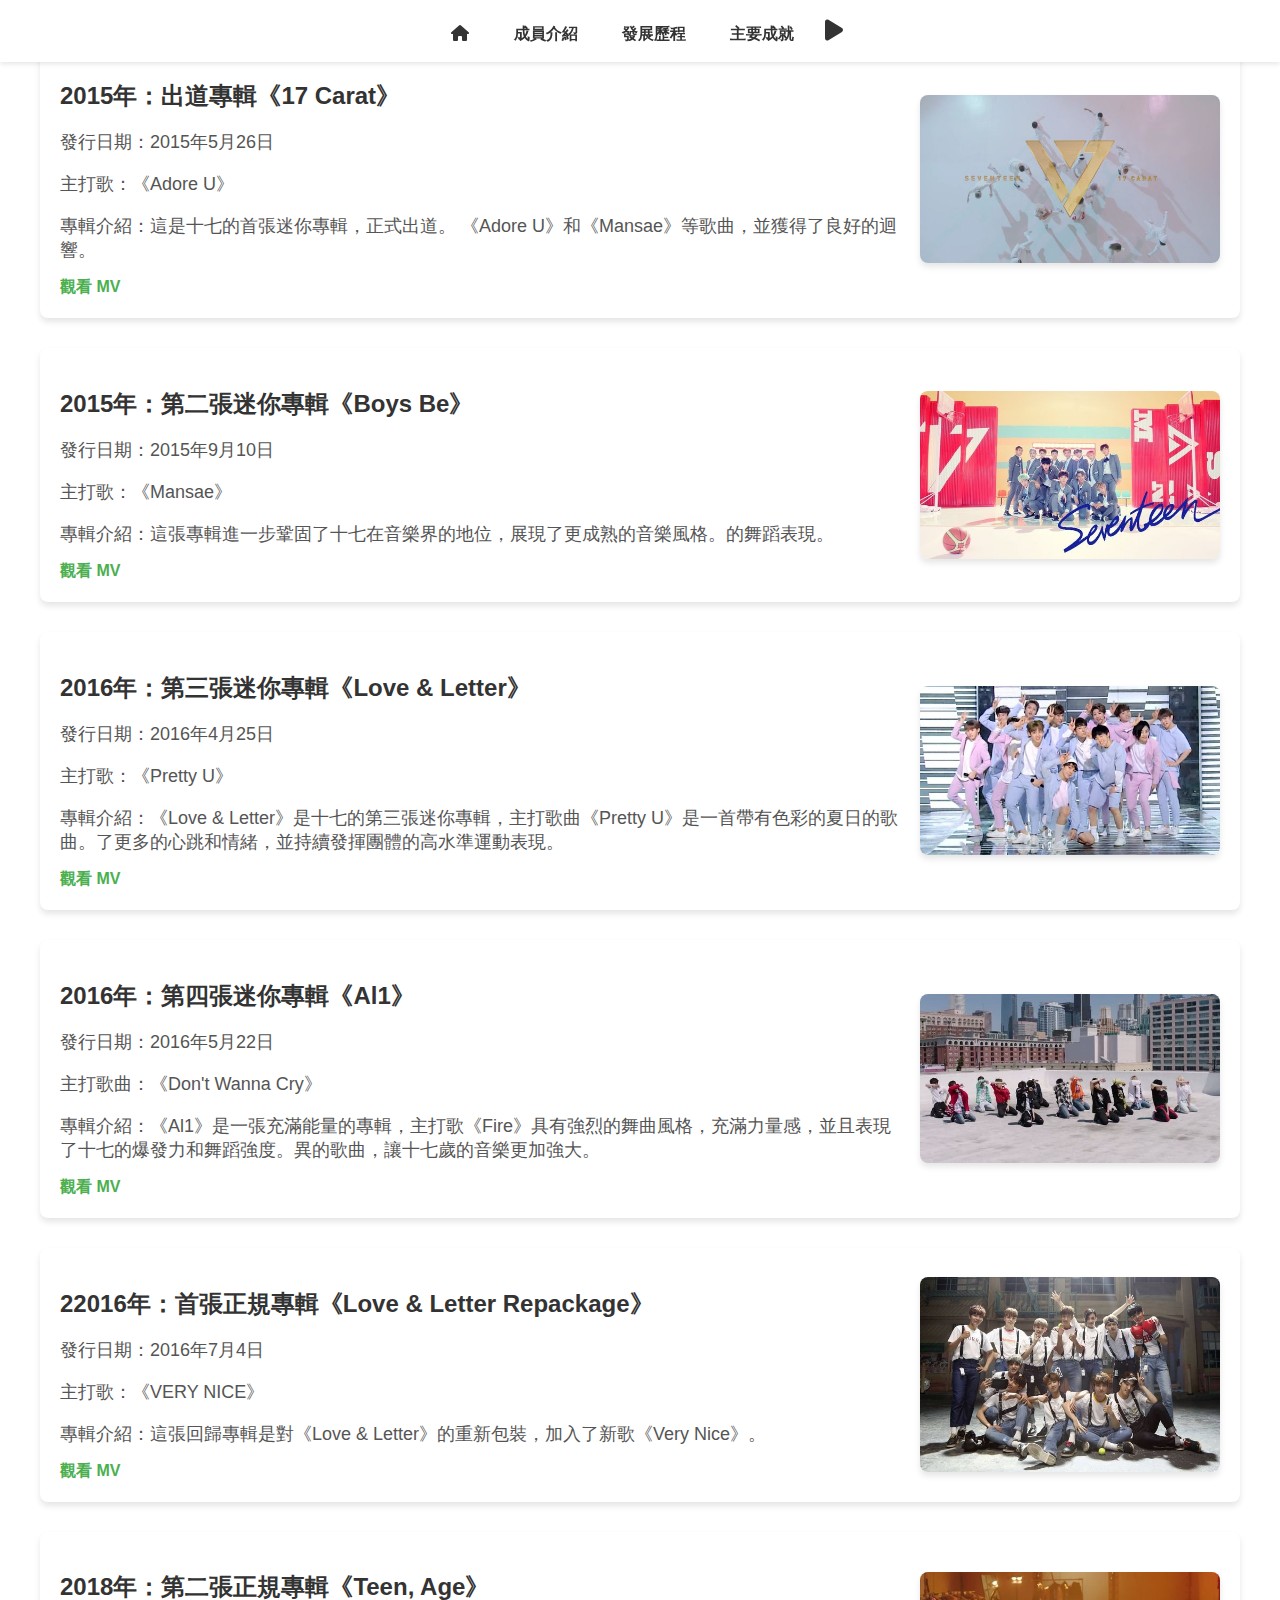
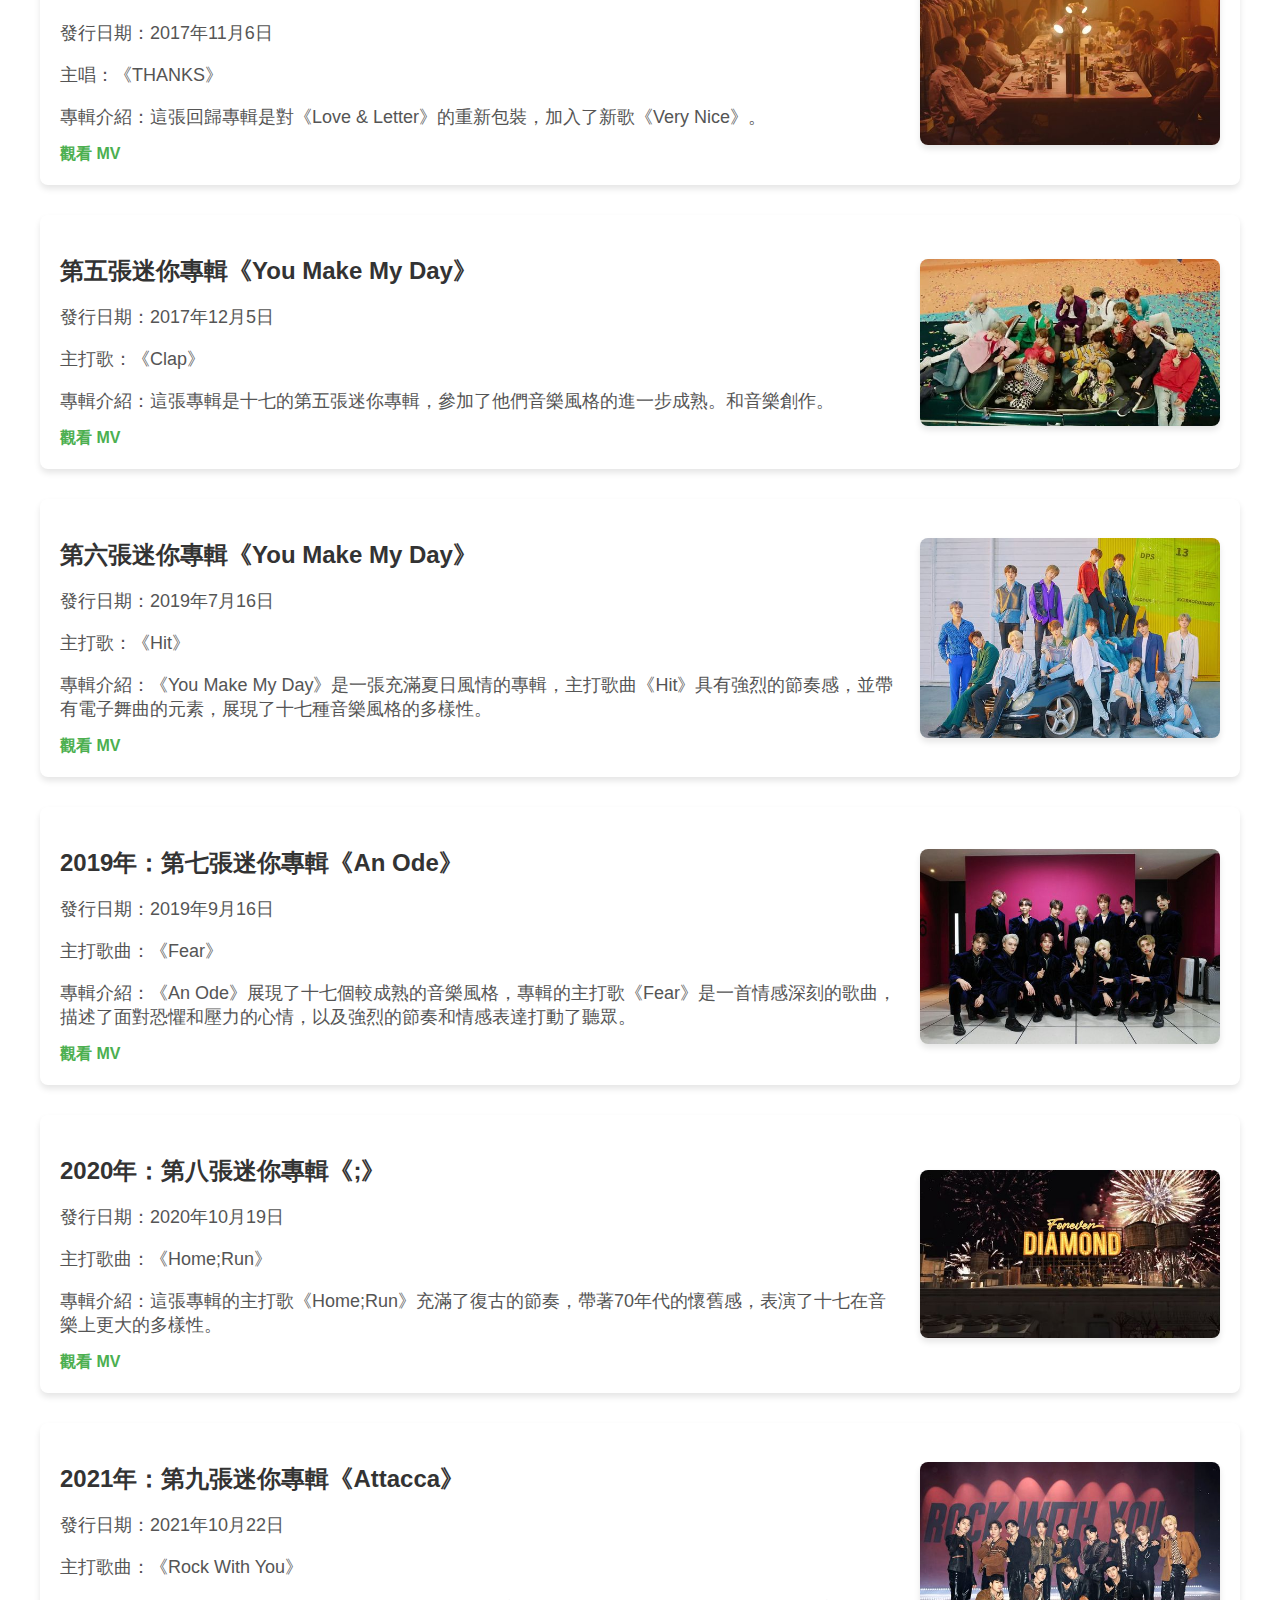
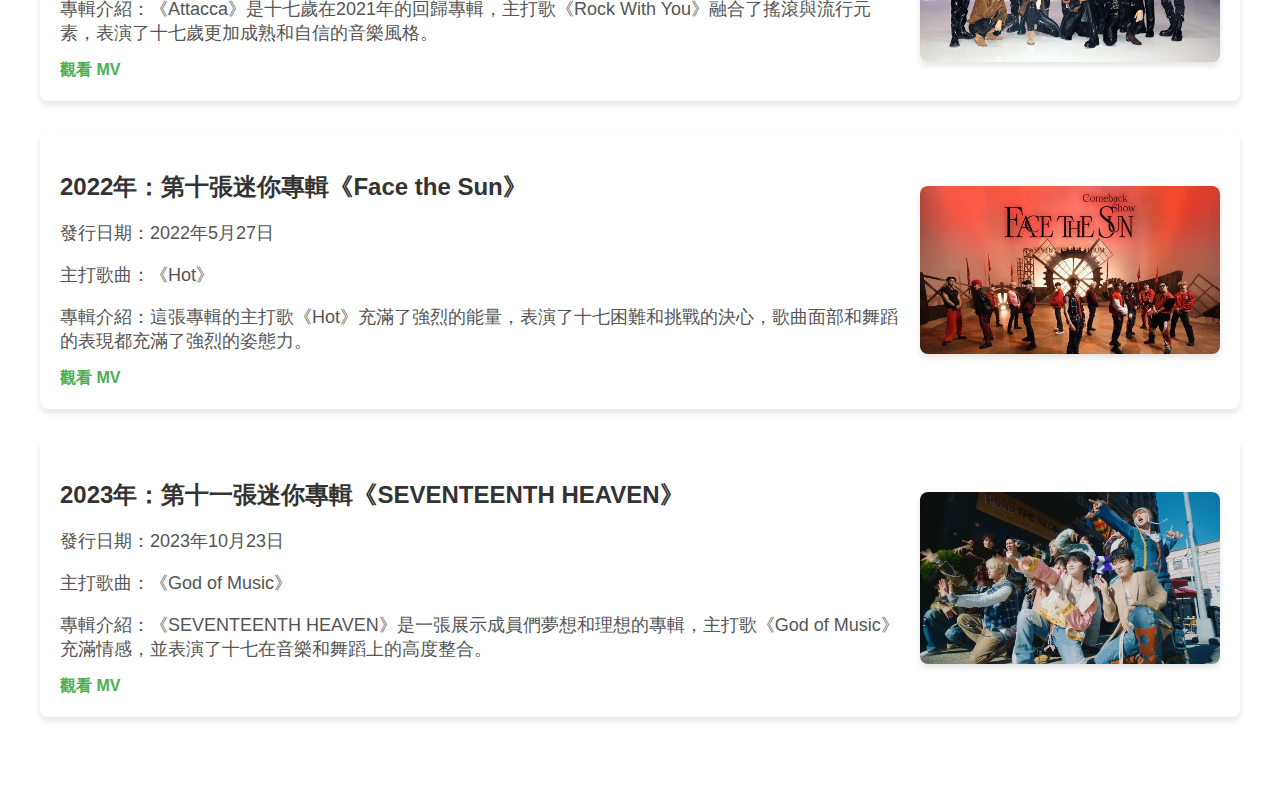
<file: 網頁期中/achievements.html>
<!DOCTYPE html>
<html lang="zh-Hant">
<head>
    <meta charset="UTF-8">
    <meta name="viewport" content="width=device-width, initial-scale=1.0">
    <title>Seventeen 主要成就</title>
    <link rel="stylesheet" href="achievements-style.css">
    <link rel="stylesheet" href="https://cdnjs.cloudflare.com/ajax/libs/font-awesome/6.0.0-beta3/css/all.min.css">
</head>
<body>
    <!-- 頂部選單 -->
    <header>
        <nav>
            <div class="menu">
                <a href="index.html" class="home-button"><i class="fas fa-home"></i></a>
                <a href="member.html">成員介紹</a>
                <a href="development.html">發展歷程</a>
                <a href="achievements.html">主要成就</a>
                <!-- 音樂控制按鈕 -->
                <button id="play-music" title="播放/暫停音樂">
                    <i id="music-icon" class="fas fa-play"></i>
                </button>
            </div>
        </nav>
    </header>

    <section class="achievements">
        <!-- 出道專輯 -->
        <div class="album">
            <div class="album-info">
                <h2>2015年：出道專輯《17 Carat》</h2>
                <p>發行日期：2015年5月26日</p>
                <p>主打歌：《Adore U》</p>
                <p>專輯介紹：這是十七的首張迷你專輯，正式出道。 《Adore U》和《Mansae》等歌曲，並獲得了良好的迴響。</p>
                <a href="https://youtu.be/9rUFQJrCT7M?si=3hLE2jGmCrcpwLyj" target="_blank" class="youtube-link">觀看 MV</a>
            </div>
            <img src="4e9a68fd30a2dd40c6003c3e19598a46.jpg" alt="2015年 17卡片">
        </div>

        <div class="album">
            <div class="album-info">
                <h2>2015年：第二張迷你專輯《Boys Be》</h2>
                <p>發行日期：2015年9月10日</p>
                <p>主打歌：《Mansae》</p>
                <p>專輯介紹：這張專輯進一步鞏固了十七在音樂界的地位，展現了更成熟的音樂風格。的舞蹈表現。</p>
                <a href="https://youtu.be/9M7k9ZV67c0?si=cP9IqCmvM3rKx7UW" target="_blank" class="youtube-link">觀看 MV</a>
            </div>
            <img src="07243d631d8cd62ae040c84777a43a08.jpg" alt="2015年 17卡片">
        </div>

        <div class="album">
            <div class="album-info">
                <h2>2016年：第三張迷你專輯《Love & Letter》</h2>
                <p>發行日期：2016年4月25日</p>
                <p>主打歌：《Pretty U》</p>
                <p>專輯介紹：《Love & Letter》是十七的第三張迷你專輯，主打歌曲《Pretty U》是一首帶有色彩的夏日的歌曲。了更多的心跳和情緒，並持續發揮團體的高水準運動表現。</p>
                <a href="https://youtu.be/J5juKw-mnGw?si=_0oO53A1S3ArTRm9" target="_blank" class="youtube-link">觀看 MV</a>
            </div>
            <img src="2d0d01aab26d85051e2c510c0110ef82.jpg" alt="2015年 17卡片">
        </div>

        <div class="album">
            <div class="album-info">
                <h2>2016年：第四張迷你專輯《Al1》</h2>
                <p>發行日期：2016年5月22日</p>
                <p>主打歌曲：《Don't Wanna Cry》</p>
                <p>專輯介紹：《Al1》是一張充滿能量的專輯，主打歌《Fire》具有強烈的舞曲風格，充滿力量感，並且表現了十七的爆發力和舞蹈強度。異的歌曲，讓十七歲的音樂更加強大。</p>
                <a href="https://youtu.be/zEkg4GBQumc?si=V2-v-ZtsHt0OWzt_" target="_blank" class="youtube-link">觀看 MV</a>
            </div>
            <img src="c9b0757fc8b8954020f6f0d6e903e553.jpg" alt="2015年 17卡片">
        </div>

        <div class="album">
            <div class="album-info">
                <h2>22016年：首張正規專輯《Love & Letter Repackage》</h2>
                <p>發行日期：2016年7月4日</p>
                <p>主打歌：《VERY NICE》</p>
                <p>專輯介紹：這張回歸專輯是對《Love & Letter》的重新包裝，加入了新歌《Very Nice》。</p>
                <a href="https://youtu.be/J44jvBZzFVY?si=nvaLvCVSQG7TtZW6" target="_blank" class="youtube-link">觀看 MV</a>
            </div>
            <img src="e7cd7909107c247ca2851d017b5edb20.jpg" alt="2015年 17卡片">
        </div>

        <div class="album">
            <div class="album-info">
                <h2>2018年：第二張正規專輯《Teen, Age》</h2>
                <p>發行日期：2017年11月6日</p>
                <p>主唱：《THANKS》</p>
                <p>專輯介紹：這張回歸專輯是對《Love & Letter》的重新包裝，加入了新歌《Very Nice》。</p>
                <a href="https://youtu.be/gZItyr1SNjU?si=6PPPFPwjNh5ScvYK" target="_blank" class="youtube-link">觀看 MV</a>
            </div>
            <img src="48113e4bec7f51e13738eb4732b4cfd3.jpg" alt="2015年 17卡片">
        </div>

        <div class="album">
            <div class="album-info">
                <h2>第五張迷你專輯《You Make My Day》</h2>
                <p>發行日期：2017年12月5日</p>
                <p>主打歌：《Clap》</p>
                <p>專輯介紹：這張專輯是十七的第五張迷你專輯，參加了他們音樂風格的進一步成熟。和音樂創作。</p>
                <a href="https://youtu.be/CyzEtbG-sxY?si=mjPZ28qJAt7YYObz" target="_blank" class="youtube-link">觀看 MV</a>
            </div>
            <img src="1e7a1d1e6052e06a0bdc9fcfb19ce580.jpg" alt="2015年 17卡片">
        </div>

        <div class="album">
            <div class="album-info">
                <h2>第六張迷你專輯《You Make My Day》</h2>
                <p>發行日期：2019年7月16日</p>
                <p>主打歌：《Hit》</p>
                <p>專輯介紹：《You Make My Day》是一張充滿夏日風情的專輯，主打歌曲《Hit》具有強烈的節奏感，並帶有電子舞曲的元素，展現了十七種音樂風格的多樣性。</p>
                <a href="https://youtu.be/F9CrRG6j2SM?si=pRQGWzfA8ta9GYMT" target="_blank" class="youtube-link">觀看 MV</a>
            </div>
            <img src="97d817c6d51f83883a5d2e5210832ce8.jpg" alt="2015年 17卡片">
        </div>

        <div class="album">
            <div class="album-info">
                <h2>2019年：第七張迷你專輯《An Ode》</h2>
                <p>發行日期：2019年9月16日</p>
                <p>主打歌曲：《Fear》</p>
                <p>專輯介紹：《An Ode》展現了十七個較成熟的音樂風格，專輯的主打歌《Fear》是一首情感深刻的歌曲，描述了面對恐懼和壓力的心情，以及強烈的節奏和情感表達打動了聽眾。</p>
                <a href="https://youtu.be/ap14O5-G7UA?si=L0z-bX4E6TjKWKc2" target="_blank" class="youtube-link">觀看 MV</a>
            </div>
            <img src="137babdee8ab1124810c5fe5f42c273b.jpg" alt="2015年 17卡片">
        </div>

        <div class="album">
            <div class="album-info">
                <h2>2020年：第八張迷你專輯《;》</h2>
                <p>發行日期：2020年10月19日</p>
                <p>主打歌曲：《Home;Run》</p>
                <p>專輯介紹：這張專輯的主打歌《Home;Run》充滿了復古的節奏，帶著70年代的懷舊感，表演了十七在音樂上更大的多樣性。</p>
                <a href="https://youtu.be/UB4FzllQCyc?si=Swvn5hn7ygWWnspH" target="_blank" class="youtube-link">觀看 MV</a>
            </div>
            <img src="42f453ac354db15e8e05a3b43f3ec42c.jpg" alt="2015年 17卡片">
        </div>

        <div class="album">
            <div class="album-info">
                <h2>2021年：第九張迷你專輯《Attacca》</h2>
                <p>發行日期：2021年10月22日</p>
                <p>主打歌曲：《Rock With You》</p>
                <p>專輯介紹：《Attacca》是十七歲在2021年的回歸專輯，主打歌《Rock With You》融合了搖滾與流行元素，表演了十七歲更加成熟和自信的音樂風格。</p>
                <a href="https://youtu.be/WpuatuzSDK4?si=OeuwwUdLX3szo47w" target="_blank" class="youtube-link">觀看 MV</a>
            </div>
            <img src="f51f96f39575c69c915f2fcd836e02d0.jpg" alt="2015年 17卡片">
        </div>

        <div class="album">
            <div class="album-info">
                <h2>2022年：第十張迷你專輯《Face the Sun》</h2>
                <p>發行日期：2022年5月27日</p>
                <p>主打歌曲：《Hot》</p>
                <p>專輯介紹：這張專輯的主打歌《Hot》充滿了強烈的能量，表演了十七困難和挑戰的決心，歌曲面部和舞蹈的表現都充滿了強烈的姿態力。</p>
                <a href="https://youtu.be/gRnuFC4Ualw?si=WIaoi5LCGNRm1YLA" target="_blank" class="youtube-link">觀看 MV</a>
            </div>
            <img src="73ac812d4600eae0d42d1052d72fed1b.jpg" alt="2015年 17卡片">
        </div>

        <div class="album">
            <div class="album-info">
                <h2>2023年：第十一張迷你專輯《SEVENTEENTH HEAVEN》</h2>
                <p>發行日期：2023年10月23日</p>
                <p>主打歌曲：《God of Music》</p>
                <p>專輯介紹：《SEVENTEENTH HEAVEN》是一張展示成員們夢想和理想的專輯，主打歌《God of Music》充滿情感，並表演了十七在音樂和舞蹈上的高度整合。</p>
                <a href="https://youtu.be/zSQ48zyWZrY?si=UbLkr9bxQGdzyhSd" target="_blank" class="youtube-link">觀看 MV</a>
            </div>
            <img src="928cfcc157d40d0dc440ad2fe62a5d91.jpg" alt="2015年 17卡片">
        </div>

    </section>

    <!-- 添加音樂播放 -->
    <audio id="background-music" loop>
        <source src="Darl+ing.m4a" type="audio/mpeg">
        您的瀏覽器不支援音樂播放。
    </audio>

    <script src="achievements-script.js"></script>


    
</body>
</html>
</file>
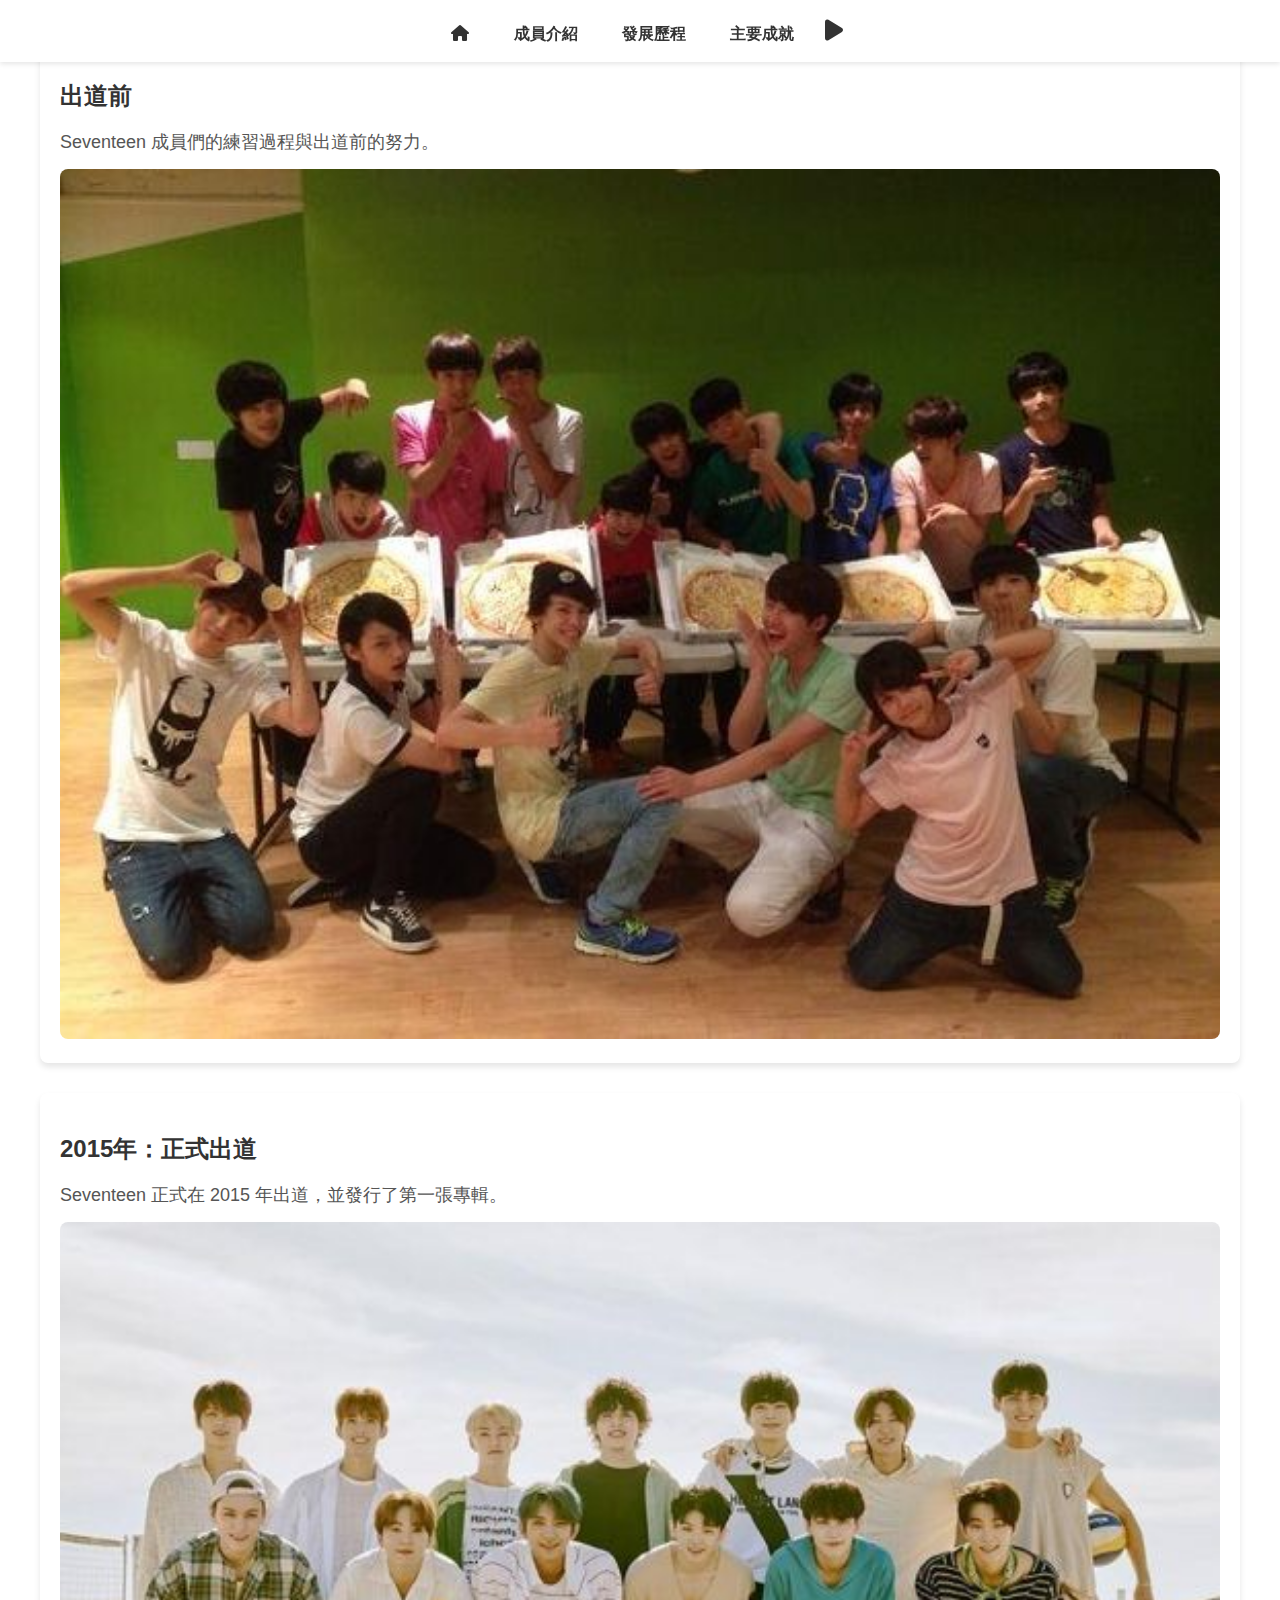
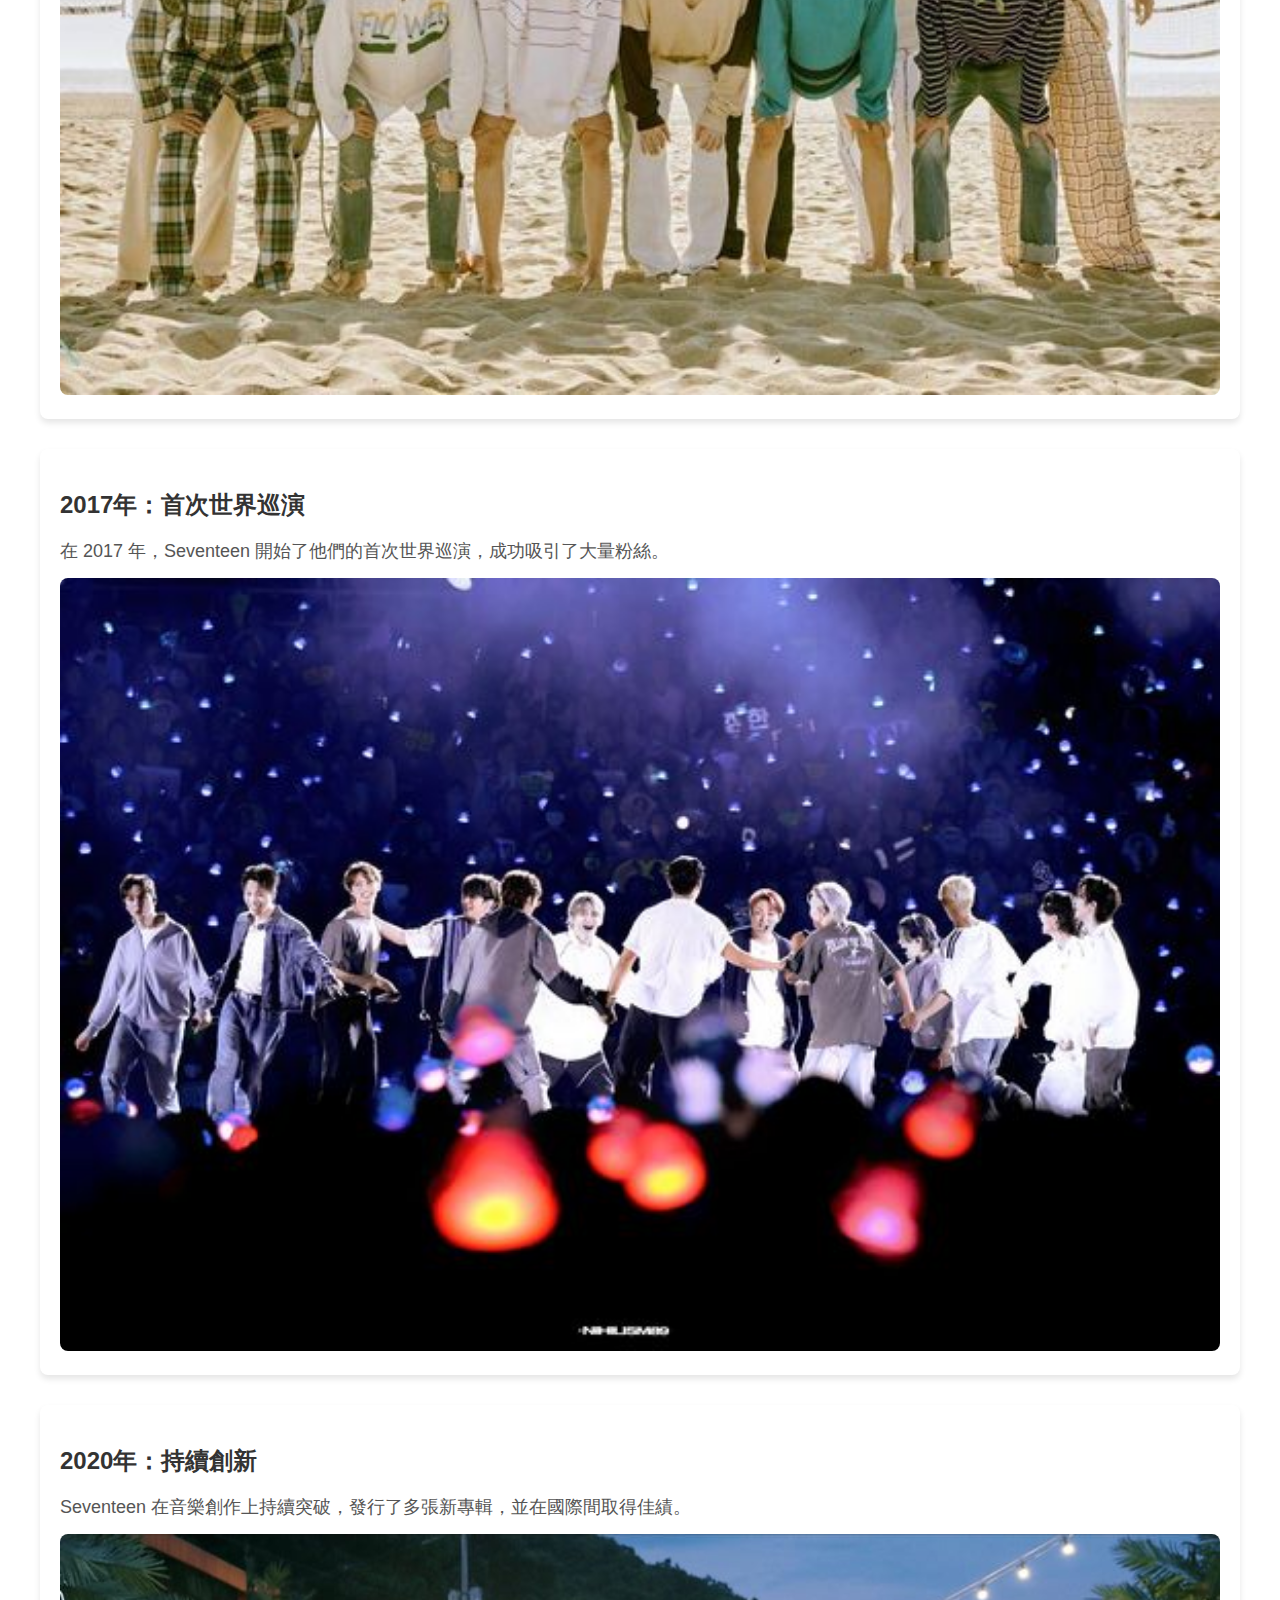
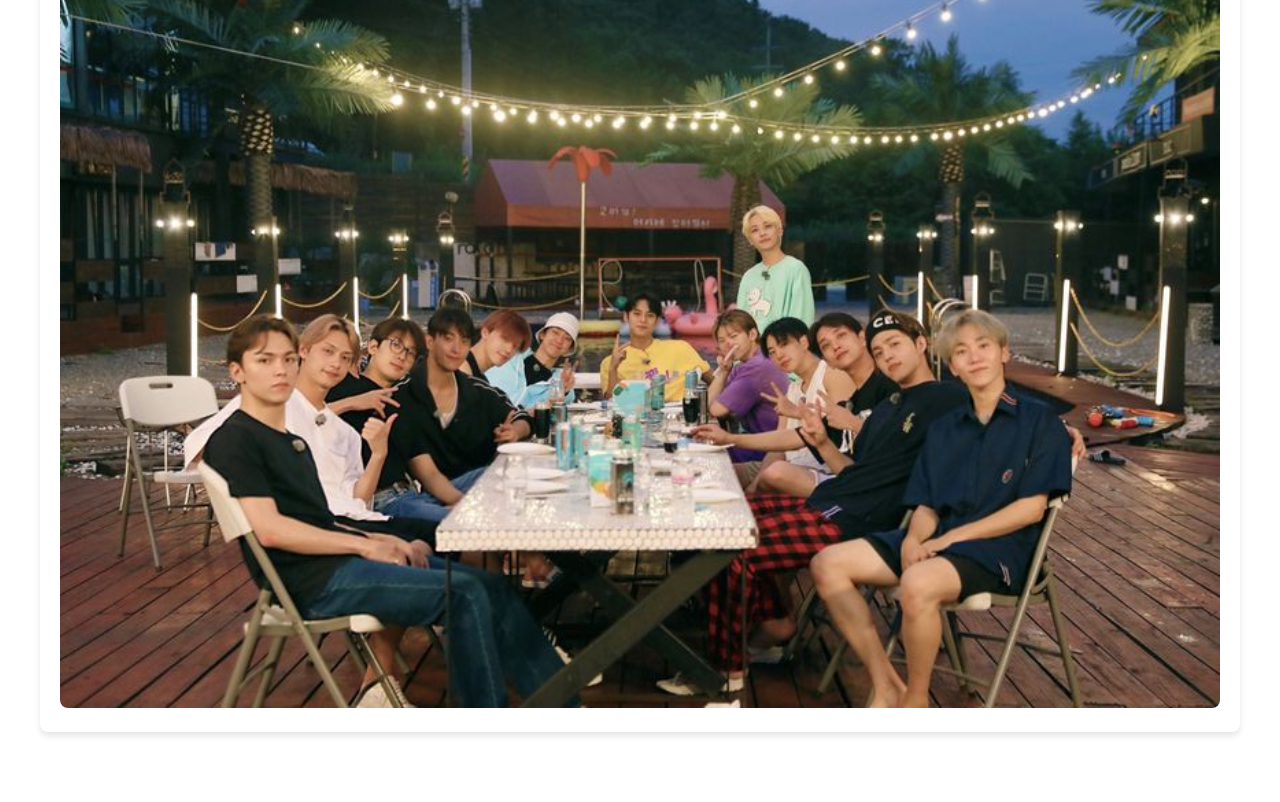
<file: 網頁期中/development.html>
<!DOCTYPE html>
<html lang="zh-Hant">
<head>
    <meta charset="UTF-8">
    <meta name="viewport" content="width=device-width, initial-scale=1.0">
    <title>Seventeen 發展歷程</title>
    <link rel="stylesheet" href="development-style.css">
    <link rel="stylesheet" href="https://cdnjs.cloudflare.com/ajax/libs/font-awesome/6.0.0-beta3/css/all.min.css">
</head>
<body>
    <!-- 頂部選單 -->
    <header>
        <nav>
            <div class="menu">
                <a href="index.html" class="home-button"><i class="fas fa-home"></i></a>
                <a href="member.html">成員介紹</a>
                <a href="development.html">發展歷程</a>
                <a href="achievements.html">主要成就</a>
                <!-- 音樂控制按鈕 -->
                <button id="play-music" title="播放/暫停音樂">
                    <i id="music-icon" class="fas fa-play"></i>
                </button>
            </div>
        </nav>
    </header>

    <section class="timeline">
        <div class="timeline-item">
            <h2>出道前</h2>
            <p>Seventeen 成員們的練習過程與出道前的努力。</p>
            <img src="c353aead4e1025d121d4af7532f61a13.jpg" alt="出道前">
        </div>
        <div class="timeline-item">
            <h2>2015年：正式出道</h2>
            <p>Seventeen 正式在 2015 年出道，並發行了第一張專輯。</p>
            <img src="438f33992cd07a899c7f855bd1ad092e.jpg" alt="2015年出道">
        </div>
        <div class="timeline-item">
            <h2>2017年：首次世界巡演</h2>
            <p>在 2017 年，Seventeen 開始了他們的首次世界巡演，成功吸引了大量粉絲。</p>
            <img src="b23c659f19f3c061b18cae4c703f7498.jpg" alt="2017年世界巡演">
        </div>
        <div class="timeline-item">
            <h2>2020年：持續創新</h2>
            <p>Seventeen 在音樂創作上持續突破，發行了多張新專輯，並在國際間取得佳績。</p>
            <img src="efcdb006f78f327eb16e0e2f1d747150.jpg" alt="2020年持續創新">
        </div>
    </section>
    <audio id="background-music" loop>
        <source src="Darl+ing.m4a" type="audio/mpeg">
        您的瀏覽器不支援音樂播放。
    </audio>

    <script src="development-script.js"></script>
</body>
</html>
</file>
<file: 網頁期中/achievements-style.css>
/* 全局樣式 */
body, html {
    margin: 0;
    padding: 0;
    font-family: Arial, sans-serif;
    height: 100%;
}

/* 頂部選單樣式 */
header {
    position: fixed;
    top: 0;
    width: 100%;
    background-color: white;
    box-shadow: 0 2px 5px rgba(0, 0, 0, 0.1);
    z-index: 1000;
}

nav {
    display: flex;
    justify-content: center;
    padding: 1rem 0;
}

nav a {
    color: #333;
    text-decoration: none;
    margin: 0 20px;
    font-weight: bold;
    font-size: 1rem;
}

nav a:hover {
    color: #ff7e67;
}

#play-music {
    background: none;
    border: none;
    cursor: pointer;
    outline: none;
    font-size: 1.5rem;
    color: #333;
    transition: color 0.3s ease, transform 0.3s ease;
}

#play-music:hover {
    color: #ff7e67;
    transform: scale(1.2);
}

#music-icon {
    pointer-events: none; /* 確保只有按鈕被點擊，不影響圖標 */
}


/* 主要成就區域 */
.achievements {
    padding: 40px 20px;
    max-width: 1200px;
    margin: 0 auto;
}

.album {
    display: flex;
    align-items: center;
    justify-content: space-between;
    background-color: #fff;
    padding: 20px;
    margin-bottom: 30px;
    border-radius: 8px;
    box-shadow: 0 4px 6px rgba(0, 0, 0, 0.1);
    transition: transform 0.3s ease;
}

.album-info {
    flex: 1;
    padding-right: 20px;
}

.album-info h2 {
    font-size: 24px;
    color: #333;
    margin-bottom: 10px;
}

.album-info p {
    font-size: 18px;
    color: #555;
    margin-bottom: 15px;
}

.youtube-link {
    color: #4CAF50;
    text-decoration: none;
    font-weight: bold;
}

.youtube-link:hover {
    text-decoration: underline;
}

.album img {
    width: 300px;
    height: auto;
    border-radius: 8px;
    box-shadow: 0 4px 6px rgba(0, 0, 0, 0.1);
}

.album:hover {
    transform: translateY(-5px);
}

@media screen and (max-width: 768px) {
    .album {
        flex-direction: column;
        text-align: center;
    }

    .album img {
        width: 100%;
        margin-top: 15px;
    }

    .album-info {
        padding-right: 0;
    }
}
</file>
<file: 網頁期中/development-style.css>
/* 全局樣式 */
body, html {
    margin: 0;
    padding: 0;
    font-family: Arial, sans-serif;
    height: 100%;
}

/* 頂部選單樣式 */
header {
    position: fixed;
    top: 0;
    width: 100%;
    background-color: white;
    box-shadow: 0 2px 5px rgba(0, 0, 0, 0.1);
    z-index: 1000;
}

nav {
    display: flex;
    justify-content: center;
    padding: 1rem 0;
}

nav a {
    color: #333;
    text-decoration: none;
    margin: 0 20px;
    font-weight: bold;
    font-size: 1rem;
}

nav a:hover {
    color: #ff7e67;
}

/* 時間軸樣式 */
.timeline {
    padding: 40px 20px;
    max-width: 1200px;
    margin: 0 auto;
}

.timeline-item {
    background-color: #fff;
    border-radius: 8px;
    margin-bottom: 30px;
    padding: 20px;
    box-shadow: 0 4px 6px rgba(0, 0, 0, 0.1);
}

.timeline-item h2 {
    font-size: 24px;
    color: #333;
    margin-bottom: 10px;
}

.timeline-item p {
    font-size: 18px;
    color: #555;
    margin-bottom: 15px;
}

.timeline-item img {
    width: 100%;
    height: auto;
    border-radius: 8px;
}

.timeline-item:hover {
    transform: translateY(-5px);
    transition: transform 0.3s ease-in-out;
}
#play-music {
    background: none;
    border: none;
    cursor: pointer;
    outline: none;
    font-size: 1.5rem;
    color: #333;
    transition: color 0.3s ease, transform 0.3s ease;
}

#play-music:hover {
    color: #ff7e67;
    transform: scale(1.2);
}

#music-icon {
    pointer-events: none; /* 確保只有按鈕被點擊，不影響圖標 */
}
</file>
